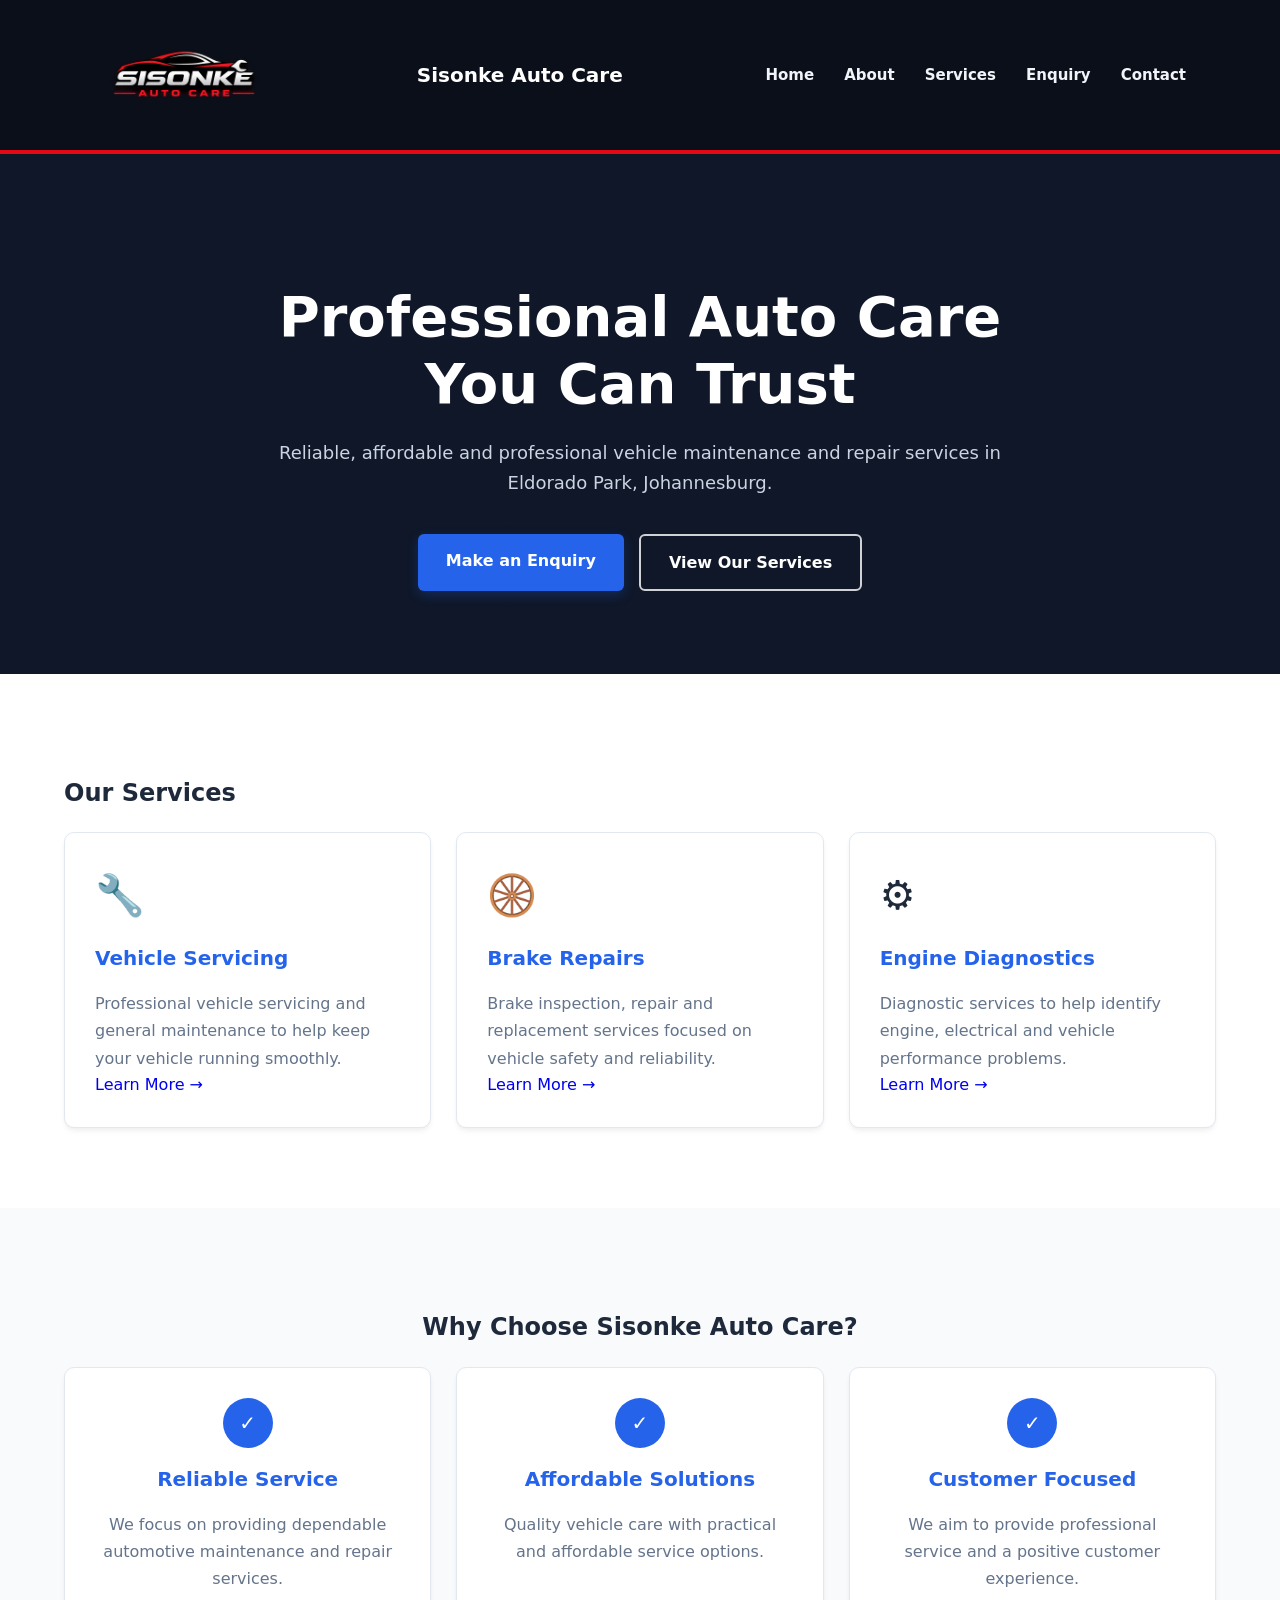
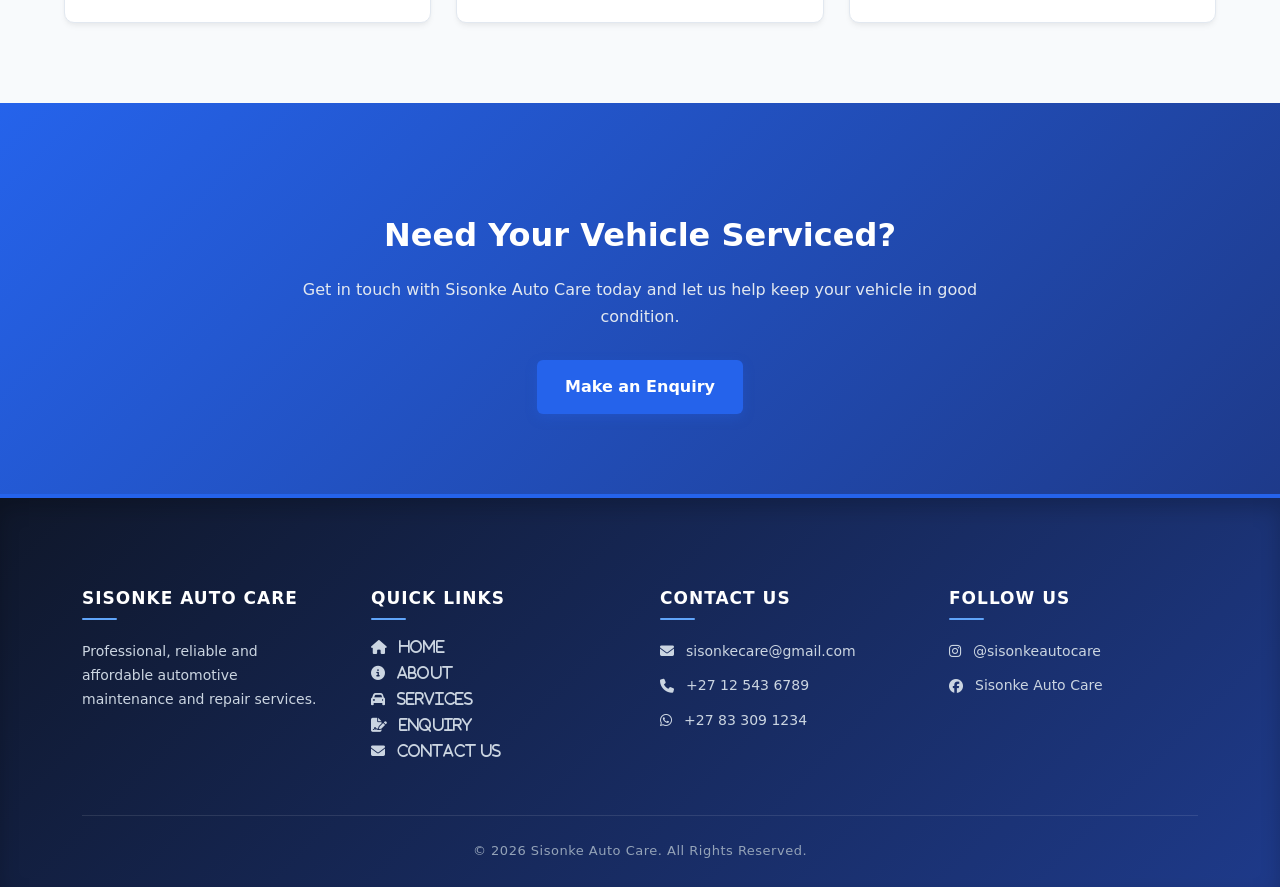
<file: index.html>
<!DOCTYPE html>
<html lang="en">
<head>
    <meta charset="UTF-8">
    <meta name="viewport" content="width=device-width, initial-scale=1.0">
    <title>HOME</title>
     <link rel="stylesheet" href="CSS/style.css"> 

</head>
<body>
     <!-- Add this inside your <head> -->
<link rel="stylesheet" href="https://cdnjs.cloudflare.com/ajax/libs/font-awesome/6.5.2/css/all.min.css">
  
    <header class="site-header">
    <div class="container header-inner">
          <a href="index.html" class="brand">
            <img src="IMAGES/ChatGPT Image Sep 7, 2026, 10_57_08 AM.png" alt="Sisonke Auto Care Logo">
        </a>
          <a class="brand" href="index.html">Sisonke Auto Care</a>


        <nav class="site-nav" aria-label="Main navigation">
            <a href="index.html">Home</a>
            <a href="PAGES/about.html">About</a>
            <a href="PAGES/services.html">Services</a>
            <a href="PAGES/enquiry.html">Enquiry</a>
            <a href="PAGES/contactus.html">Contact</a>
        </nav>

    </div>
</header>
<body>

    
  <main>

    <!-- Hero Section -->
    <section class="hero">
        <div class="hero-content">
            <h1>Professional Auto Care You Can Trust</h1>

            <p>
                Reliable, affordable and professional vehicle maintenance
                and repair services in Eldorado Park, Johannesburg.
            </p>

            <div class="hero-buttons">
                <a href="PAGES/enquiry.html" class="button">Make an Enquiry</a>
                <a href="PAGES/services.html" class="button secondary-button">
                    View Our Services
                </a>
            </div>
        </div>
    </section>


    <!-- Services Section -->
    <section class="services-preview">
        <div class="container">

            <h2>Our Services</h2>

            <div class="cards">

                <div class="card">
                    <div class="card-icon">🔧</div>

                    <h3>Vehicle Servicing</h3>

                    <p>
                        Professional vehicle servicing and general maintenance
                        to help keep your vehicle running smoothly.
                    </p>

                    <a href="PAGES/services.html">Learn More →</a>
                </div>


                <div class="card">
                    <div class="card-icon">🛞</div>

                    <h3>Brake Repairs</h3>

                    <p>
                        Brake inspection, repair and replacement services
                        focused on vehicle safety and reliability.
                    </p>

                    <a href="PAGES/services.html">Learn More →</a>
                </div>


                <div class="card">
                    <div class="card-icon">⚙️</div>

                    <h3>Engine Diagnostics</h3>

                    <p>
                        Diagnostic services to help identify engine, electrical
                        and vehicle performance problems.
                    </p>

                    <a href="PAGES/services.html">Learn More →</a>
                </div>

            </div>

        </div>
    </section>


    <!-- Why Choose Us Section -->
    <section class="why-us">

        <div class="container">

            <h2>Why Choose Sisonke Auto Care?</h2>

            <div class="benefits">

                <div class="benefit">
                    <div class="benefit-icon">✓</div>

                    <h3>Reliable Service</h3>

                    <p>
                        We focus on providing dependable automotive maintenance
                        and repair services.
                    </p>
                </div>


                <div class="benefit">
                    <div class="benefit-icon">✓</div>

                    <h3>Affordable Solutions</h3>

                    <p>
                        Quality vehicle care with practical and affordable
                        service options.
                    </p>
                </div>


                <div class="benefit">
                    <div class="benefit-icon">✓</div>

                    <h3>Customer Focused</h3>

                    <p>
                        We aim to provide professional service and a positive
                        customer experience.
                    </p>
                </div>

            </div>

        </div>

    </section>


    <!-- Call To Action Section -->
    <section class="cta">

        <div class="container">

            <h2>Need Your Vehicle Serviced?</h2>

            <p>
                Get in touch with Sisonke Auto Care today and let us help
                keep your vehicle in good condition.
            </p>

            <a href="PAGES/enquiry.html" class="button">
                Make an Enquiry
            </a>

        </div>

    </section>

</main>
  <!-- Add this inside your <head> -->
<link rel="stylesheet" href="https://cdnjs.cloudflare.com/ajax/libs/font-awesome/6.5.2/css/all.min.css">


<!-- FOOTER -->
<footer class="site-footer">
    <div class="container">
        <div class="footer-content">

            <!-- About -->
            <div class="footer-section">
                <h3>Sisonke Auto Care</h3>
                <p>
                    Professional, reliable and affordable automotive
                    maintenance and repair services.
                </p>
            </div>

            <!-- Quick Links -->
            <div class="footer-section">
                <h3>Quick Links</h3>
                <ul class="footer-links">
                    <li>
                        <a href="index.html"
                            <i class="fa-solid fa-house"></i>
                            <span>Home</span>
                        </a>
                    </li>
                    <li>
                        <a href="PAGES/about.html"
                            <i class="fa-solid fa-circle-info"></i>
                            <span>About</span>
                        </a>
                    </li>
                    <li>
                        <a href="PAGES/services.html"
                            <i class="fa-solid fa-car"></i>
                            <span>Services</span>
                        </a>
                    </li>
                    <li>
                        <a href="PAGES/enquiry.html"
                            <i class="fa-solid fa-file-signature"></i>
                            <span>Enquiry</span>
                        </a>
                    </li>
                    <li>
                        <a href="PAGES/Contactus.html"
                            <i class="fa-solid fa-envelope"></i>
                            <span>Contact Us</span>
                        </a>
                    </li>
                </ul>
            </div>

            <!-- Contact Us -->
            <div class="footer-section">
                <h3>Contact Us</h3>
                <ul class="footer-links">
                    <li>
                        <a href="mailto:sisonkecare@gmail.com">
                            <i class="fa-solid fa-envelope"></i>
                            <span>sisonkecare@gmail.com</span>
                        </a>
                    </li>
                    <li>
                        <a href="tel:+27125436789">
                            <i class="fa-solid fa-phone"></i>
                            <span>+27 12 543 6789</span>
                        </a>
                    </li>
                    <li>
                        <a href="https://wa.me/27833091234" target="_blank" rel="noopener noreferrer">
                            <i class="fa-brands fa-whatsapp"></i>
                            <span>+27 83 309 1234</span>
                        </a>
                    </li>
                </ul>
            </div>

            <!-- Follow Us -->
            <div class="footer-section">
                <h3>Follow Us</h3>
                <ul class="footer-links">
                    <li>
                        <a href="https://instagram.com/sisonkeautocare" target="_blank" rel="noopener noreferrer">
                            <i class="fa-brands fa-instagram"></i>
                            <span>@sisonkeautocare</span>
                        </a>
                    </li>
                    <li>
                        <a href="https://facebook.com" target="_blank" rel="noopener noreferrer">
                            <i class="fa-brands fa-facebook"></i>
                            <span>Sisonke Auto Care</span>
                        </a>
                    </li>
                </ul>
            </div>

        </div>

        <!-- Copyright -->
        <div class="footer-bottom">
            <p>&copy; 2026 Sisonke Auto Care. All Rights Reserved.</p>
        </div>
    </div>
</footer>
</file>
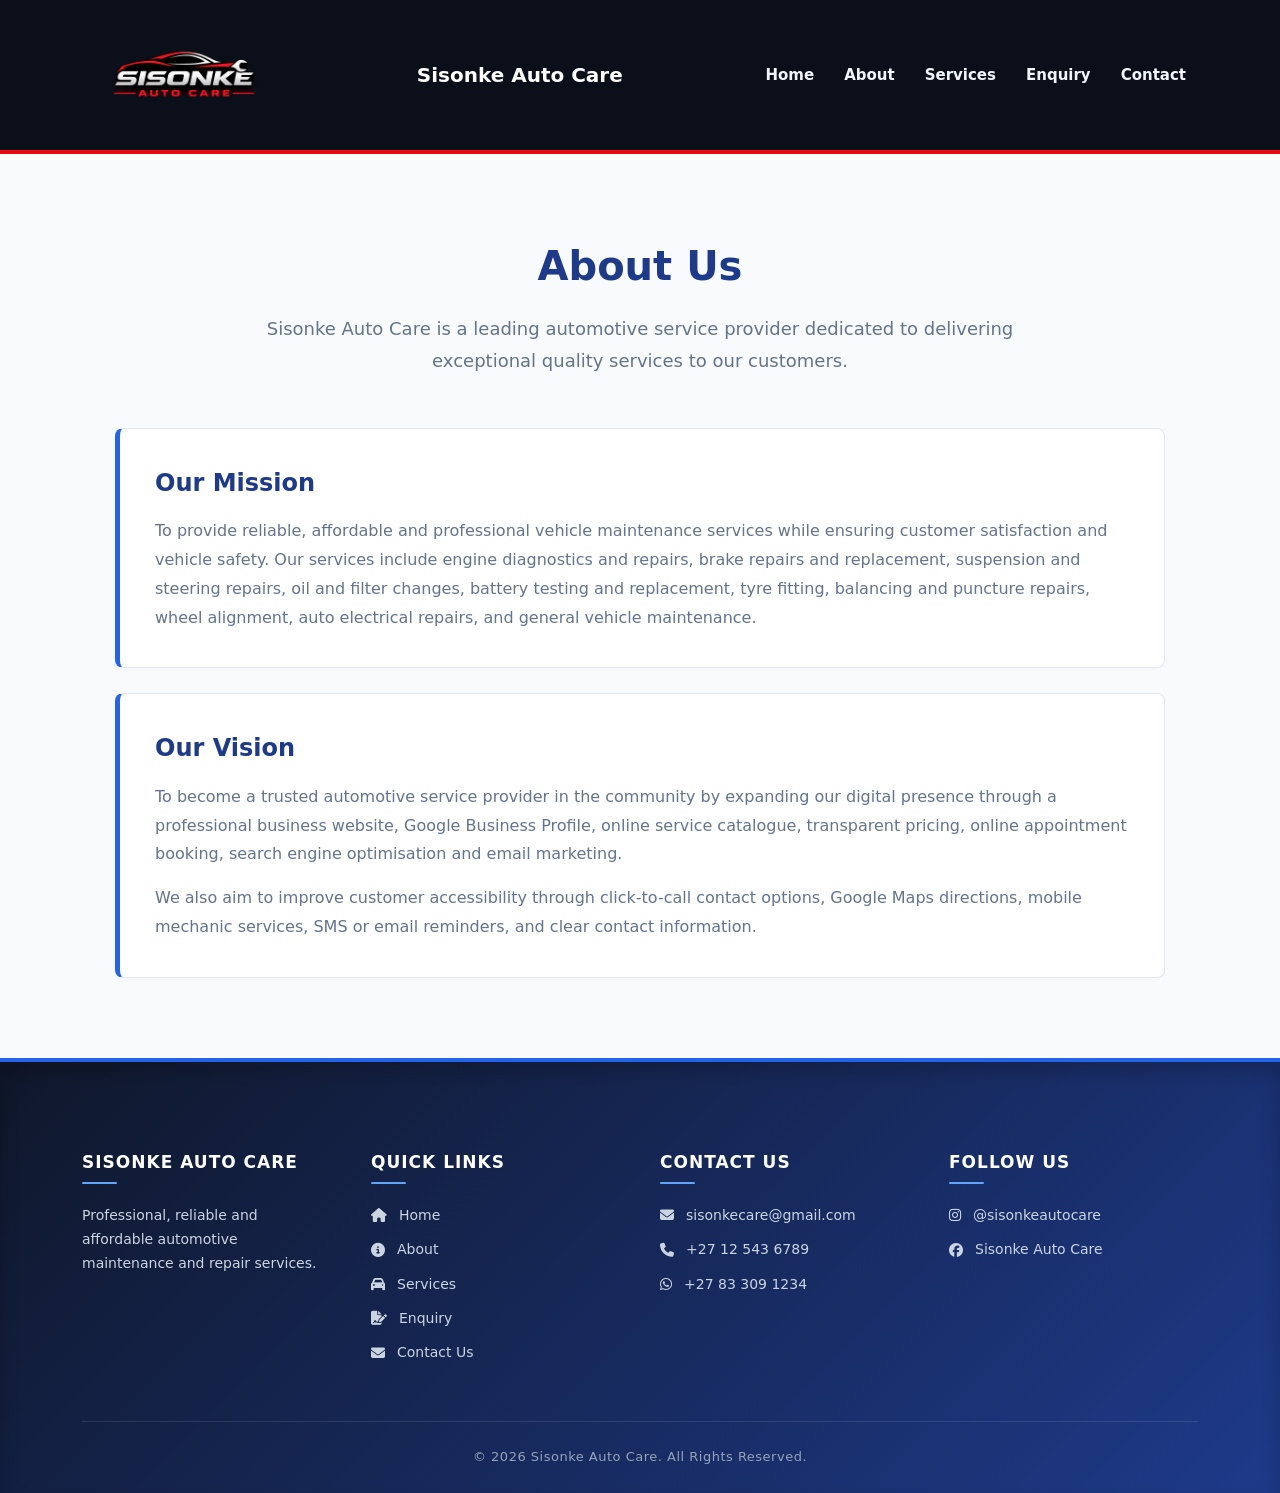
<file: PAGES/about.html>
<!DOCTYPE html>
<html lang="en">
<head> 
    <meta charset="UTF-8">
    <meta name="viewport" content="width=device-width, initial-scale=1.0">
    <title>ABOUT</title>
    <link rel="stylesheet" href="../CSS/style.css">
</head>
<body>
      <!-- Add this inside your <head> -->
<link rel="stylesheet" href="https://cdnjs.cloudflare.com/ajax/libs/font-awesome/6.5.2/css/all.min.css">

  <header class="site-header">
    <div class="container header-inner">
        <a href="index.html" class="brand">
            <img src="../IMAGES/ChatGPT Image Sep 7, 2026, 10_57_08 AM.png" alt="Sisonke Auto Care Logo">
        </a>
          <a class="brand" href="index.html">Sisonke Auto Care</a>


        <nav class="site-nav" aria-label="Main navigation">
            <a href="../index.html">Home</a>
            <a href="../PAGES/about.html">About</a>
            <a href="../PAGES/services.html">Services</a>
            <a href="../PAGES/enquiry.html">Enquiry</a>
            <a href="../PAGES/contactus.html">Contact</a>
        </nav>

    </div>
</header>
    <section class="about-section">

    <div class="about-intro">
        <h1>About Us</h1>
        <p>
            Sisonke Auto Care is a leading automotive service provider
            dedicated to delivering exceptional quality services to our customers.
        </p>
    </div>

    <div class="about-card">
        <h2>Our Mission</h2>
        <p>
            To provide reliable, affordable and professional vehicle maintenance
            services while ensuring customer satisfaction and vehicle safety.
            Our services include engine diagnostics and repairs, brake repairs
            and replacement, suspension and steering repairs, oil and filter
            changes, battery testing and replacement, tyre fitting, balancing
            and puncture repairs, wheel alignment, auto electrical repairs,
            and general vehicle maintenance.
        </p>
    </div>

    <div class="about-card">
        <h2>Our Vision</h2>
        <p>
            To become a trusted automotive service provider in the community by
            expanding our digital presence through a professional business
            website, Google Business Profile, online service catalogue,
            transparent pricing, online appointment booking, search engine
            optimisation and email marketing.
        </p>

        <p>
            We also aim to improve customer accessibility through click-to-call
            contact options, Google Maps directions, mobile mechanic services,
            SMS or email reminders, and clear contact information.
        </p>
    </div>
    </div>

</section>
    <!-- Add this inside your <head> -->
<link rel="stylesheet" href="https://cdnjs.cloudflare.com/ajax/libs/font-awesome/6.5.2/css/all.min.css">


<!-- FOOTER -->
<footer class="site-footer">
    <div class="container">
        <div class="footer-content">

            <!-- About -->
            <div class="footer-section">
                <h3>Sisonke Auto Care</h3>
                <p>
                    Professional, reliable and affordable automotive
                    maintenance and repair services.
                </p>
            </div>

            <!-- Quick Links -->
            <div class="footer-section">
                <h3>Quick Links</h3>
                <ul class="footer-links">
                    <li>
                        <a href="../index.html"> 
                            <i class="fa-solid fa-house"></i>
                            <span>Home</span>
                        </a>
                    </li>
                    <li>
                        <a href="../PAGES/about.html">
                            <i class="fa-solid fa-circle-info"></i>
                            <span>About</span>
                        </a>
                    </li>
                    <li>
                        <a href="../PAGES/services.html">
                            <i class="fa-solid fa-car"></i>
                            <span>Services</span>
                        </a>
                    </li>
                    <li>
                        <a href="../PAGES/enquiry.html">
                            <i class="fa-solid fa-file-signature"></i>
                            <span>Enquiry</span>
                        </a>
                    </li>
                    <li>
                        <a href="../PAGES/contactus.html">
                            <i class="fa-solid fa-envelope"></i>
                            <span>Contact Us</span>
                        </a>
                    </li>
                </ul>
            </div>
            
            <!-- Contact Us -->
            <div class="footer-section">
                <h3>Contact Us</h3>
                <ul class="footer-links">
                    <li>
                        <a href="mailto:sisonkecare@gmail.com">
                            <i class="fa-solid fa-envelope"></i>
                            <span>sisonkecare@gmail.com</span>
                        </a>
                    </li>
                    <li>
                        <a href="tel:+27125436789">
                            <i class="fa-solid fa-phone"></i>
                            <span>+27 12 543 6789</span>
                        </a>
                    </li>
                    <li>
                        <a href="https://wa.me/27833091234" target="_blank" rel="noopener noreferrer">
                            <i class="fa-brands fa-whatsapp"></i>
                            <span>+27 83 309 1234</span>
                        </a>
                    </li>
                </ul>
            </div>

            <!-- Follow Us -->
            <div class="footer-section">
                <h3>Follow Us</h3>
                <ul class="footer-links">
                    <li>
                        <a href="https://instagram.com/sisonkeautocare" target="_blank" rel="noopener noreferrer">
                            <i class="fa-brands fa-instagram"></i>
                            <span>@sisonkeautocare</span>
                        </a>
                    </li>
                    <li>
                        <a href="https://facebook.com" target="_blank" rel="noopener noreferrer">
                            <i class="fa-brands fa-facebook"></i>
                            <span>Sisonke Auto Care</span>
                        </a>
                    </li>
                </ul>
            </div>

        </div>

        <!-- Copyright -->
        <div class="footer-bottom">
            <p>&copy; 2026 Sisonke Auto Care. All Rights Reserved.</p>
        </div>
    </div>
</footer>
</file>
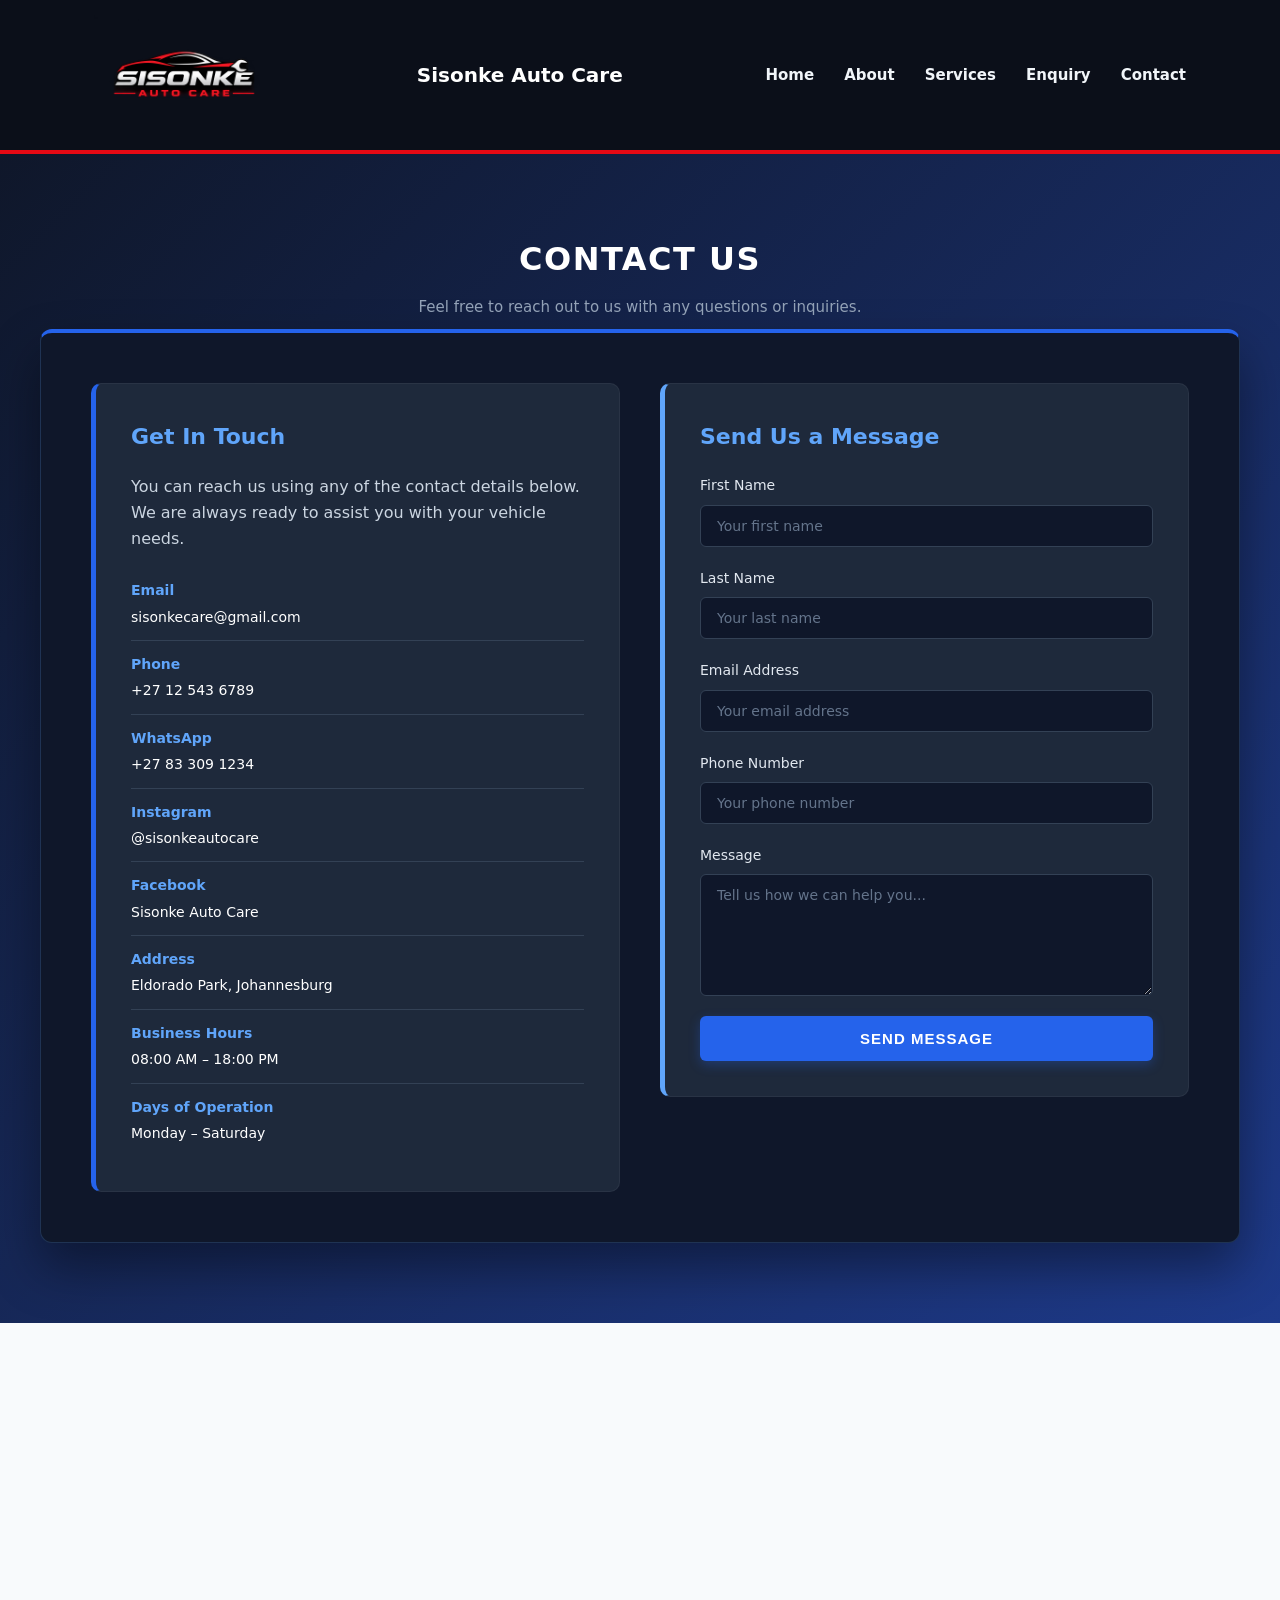
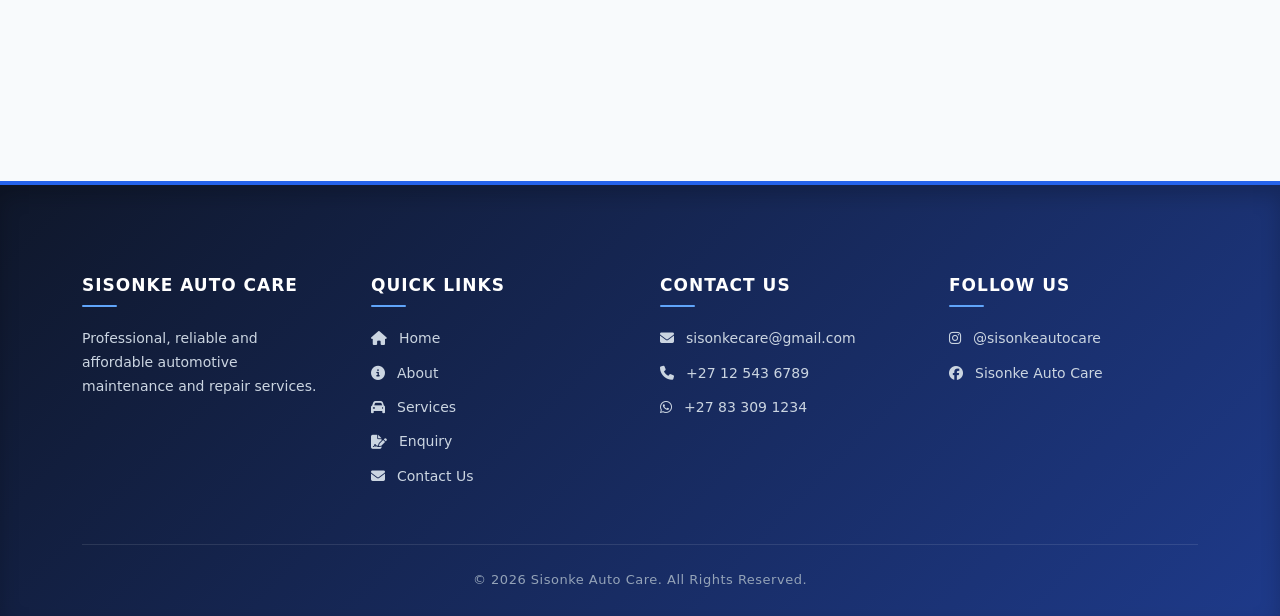
<file: PAGES/Contactus.html>
<!DOCTYPE html>
<html lang="en">
<head>
    <meta charset="UTF-8">
    <meta name="viewport" content="width=device-width, initial-scale=1.0">
    <title>contact us page</title>
     <link rel="stylesheet" href="../CSS/style.css">
</head>
<body>
      <!-- Add this inside your <head> -->
<link rel="stylesheet" href="https://cdnjs.cloudflare.com/ajax/libs/font-awesome/6.5.2/css/all.min.css">

   <header class="site-header">
    <div class="container header-inner">
        <a href="index.html" class="brand">
            <img src="../IMAGES/ChatGPT Image Sep 7, 2026, 10_57_08 AM.png" alt="Sisonke Auto Care Logo">
        </a>
          <a class="brand" href="index.html">Sisonke Auto Care</a>

        <nav class="site-nav" aria-label="Main navigation">
            <a href="../index.html">Home</a>
            <a href="../PAGES/about.html">About</a>
            <a href="../PAGES/services.html">Services</a>
            <a href="../PAGES/enquiry.html">Enquiry</a>
            <a href="../PAGES/Contactus.html">Contact</a>
        </nav>

    </div>
</header>
         <main>
           
         </main> 

    <section class="contact-section">

    <div class="contact-header">
        <h1>Contact Us</h1>
        <p>Feel free to reach out to us with any questions or inquiries.</p>
    </div>

    <div class="contact-container">

        <!-- Contact Information -->
        <div class="contact-info">
            <h2>Get In Touch</h2>
            <p>
                You can reach us using any of the contact details below.
                We are always ready to assist you with your vehicle needs.
            </p>

            <ul class="contact-details">
                <li>
                    <strong>Email</strong>
                    <span>sisonkecare@gmail.com</span>
                </li>

                <li>
                    <strong>Phone</strong>
                    <span>+27 12 543 6789</span>
                </li>

                <li>
                    <strong>WhatsApp</strong>
                    <span>+27 83 309 1234</span>
                </li>

                <li>
                    <strong>Instagram</strong>
                    <span>@sisonkeautocare</span>
                </li>

                <li>
                    <strong>Facebook</strong>
                    <span>Sisonke Auto Care</span>
                </li>

                <li>
                    <strong>Address</strong>
                    <span>Eldorado Park, Johannesburg</span>
                </li>

                <li>
                    <strong>Business Hours</strong>
                    <span>08:00 AM – 18:00 PM</span>
                </li>

                <li>
                    <strong>Days of Operation</strong>
                    <span>Monday – Saturday</span>
                </li>
            </ul>
        </div>

        <!-- Contact Form -->
        <div class="contact-form">
            <h2>Send Us a Message</h2>

            <form action="contactus.html" method="post">

                <div class="form-row">

                    <div class="form-group">
                        <label for="fname">First Name</label>
                        <input
                            type="text"
                            id="fname"
                            name="firstname"
                            placeholder="Your first name"
                            required
                        >
                    </div>

                    <div class="form-group">
                        <label for="lname">Last Name</label>
                        <input
                            type="text"
                            id="lname"
                            name="lastname"
                            placeholder="Your last name"
                            required
                        >
                    </div>

                </div>

                <div class="form-group">
                    <label for="email">Email Address</label>
                    <input
                        type="email"
                        id="email"
                        name="email"
                        placeholder="Your email address"
                        required
                    >
                </div>

                <div class="form-group">
                    <label for="phone">Phone Number</label>
                    <input
                        type="tel"
                        id="phone"
                        name="phone"
                        placeholder="Your phone number"
                    >
                </div>

                <div class="form-group">
                    <label for="message">Message</label>
                    <textarea
                        id="message"
                        name="message"
                        rows="6"
                        placeholder="Tell us how we can help you..."
                        required
                    ></textarea>
                </div>

                <button type="submit">Send Message</button>

            </form>
        </div>

    </div>

</section>

 <iframe src="https://www.google.com/maps/embed?pb=!1m16!1m12!1m3!1d916692.6489110199!2d27.71023258347444!3d-26.169643938862794!2m3!1f0!2f0!3f0!3m2!1i1024!2i768!4f13.1!2m1!1sSisonke%20auto%20care!5e0!3m2!1sen!2sza!4v1785998605056!5m2!1sen!2sza" width="600" height="450" style="border:0;" allowfullscreen="" loading="lazy" referrerpolicy="strict-origin-when-cross-origin"></iframe>    

 <!-- Add this inside your <head> -->
<link rel="stylesheet" href="https://cdnjs.cloudflare.com/ajax/libs/font-awesome/6.5.2/css/all.min.css">


<!-- FOOTER -->
<footer class="site-footer">
    <div class="container">
        <div class="footer-content">

            <!-- About -->
            <div class="footer-section">
                <h3>Sisonke Auto Care</h3>
                <p>
                    Professional, reliable and affordable automotive
                    maintenance and repair services.
                </p>
            </div>

           <!-- Quick Links -->
            <div class="footer-section">
                <h3>Quick Links</h3>
                <ul class="footer-links">
                    <li>
                        <a href="../index.html"> 
                            <i class="fa-solid fa-house"></i>
                            <span>Home</span>
                        </a>
                    </li>
                    <li>
                        <a href="../PAGES/about.html">
                            <i class="fa-solid fa-circle-info"></i>
                            <span>About</span>
                        </a>
                    </li>
                    <li>
                        <a href="../PAGES/services.html">
                            <i class="fa-solid fa-car"></i>
                            <span>Services</span>
                        </a>
                    </li>
                    <li>
                        <a href="../PAGES/enquiry.html">
                            <i class="fa-solid fa-file-signature"></i>
                            <span>Enquiry</span>
                        </a>
                    </li>
                    <li>
                        <a href="../PAGES/contactus.html">
                            <i class="fa-solid fa-envelope"></i>
                            <span>Contact Us</span>
                        </a>
                    </li>
                </ul>
            </div>

            <!-- Contact Us -->
            <div class="footer-section">
                <h3>Contact Us</h3>
                <ul class="footer-links">
                    <li>
                        <a href="mailto:sisonkecare@gmail.com">
                            <i class="fa-solid fa-envelope"></i>
                            <span>sisonkecare@gmail.com</span>
                        </a>
                    </li>
                    <li>
                        <a href="tel:+27125436789">
                            <i class="fa-solid fa-phone"></i>
                            <span>+27 12 543 6789</span>
                        </a>
                    </li>
                    <li>
                        <a href="https://wa.me/27833091234" target="_blank" rel="noopener noreferrer">
                            <i class="fa-brands fa-whatsapp"></i>
                            <span>+27 83 309 1234</span>
                        </a>
                    </li>
                </ul>
            </div>

            <!-- Follow Us -->
            <div class="footer-section">
                <h3>Follow Us</h3>
                <ul class="footer-links">
                    <li>
                        <a href="https://instagram.com/sisonkeautocare" target="_blank" rel="noopener noreferrer">
                            <i class="fa-brands fa-instagram"></i>
                            <span>@sisonkeautocare</span>
                        </a>
                    </li>
                    <li>
                        <a href="https://facebook.com" target="_blank" rel="noopener noreferrer">
                            <i class="fa-brands fa-facebook"></i>
                            <span>Sisonke Auto Care</span>
                        </a>
                    </li>
                </ul>
            </div>

        </div>

        <!-- Copyright -->
        <div class="footer-bottom">
            <p>&copy; 2026 Sisonke Auto Care. All Rights Reserved.</p>
        </div>
    </div>
</footer>
</file>
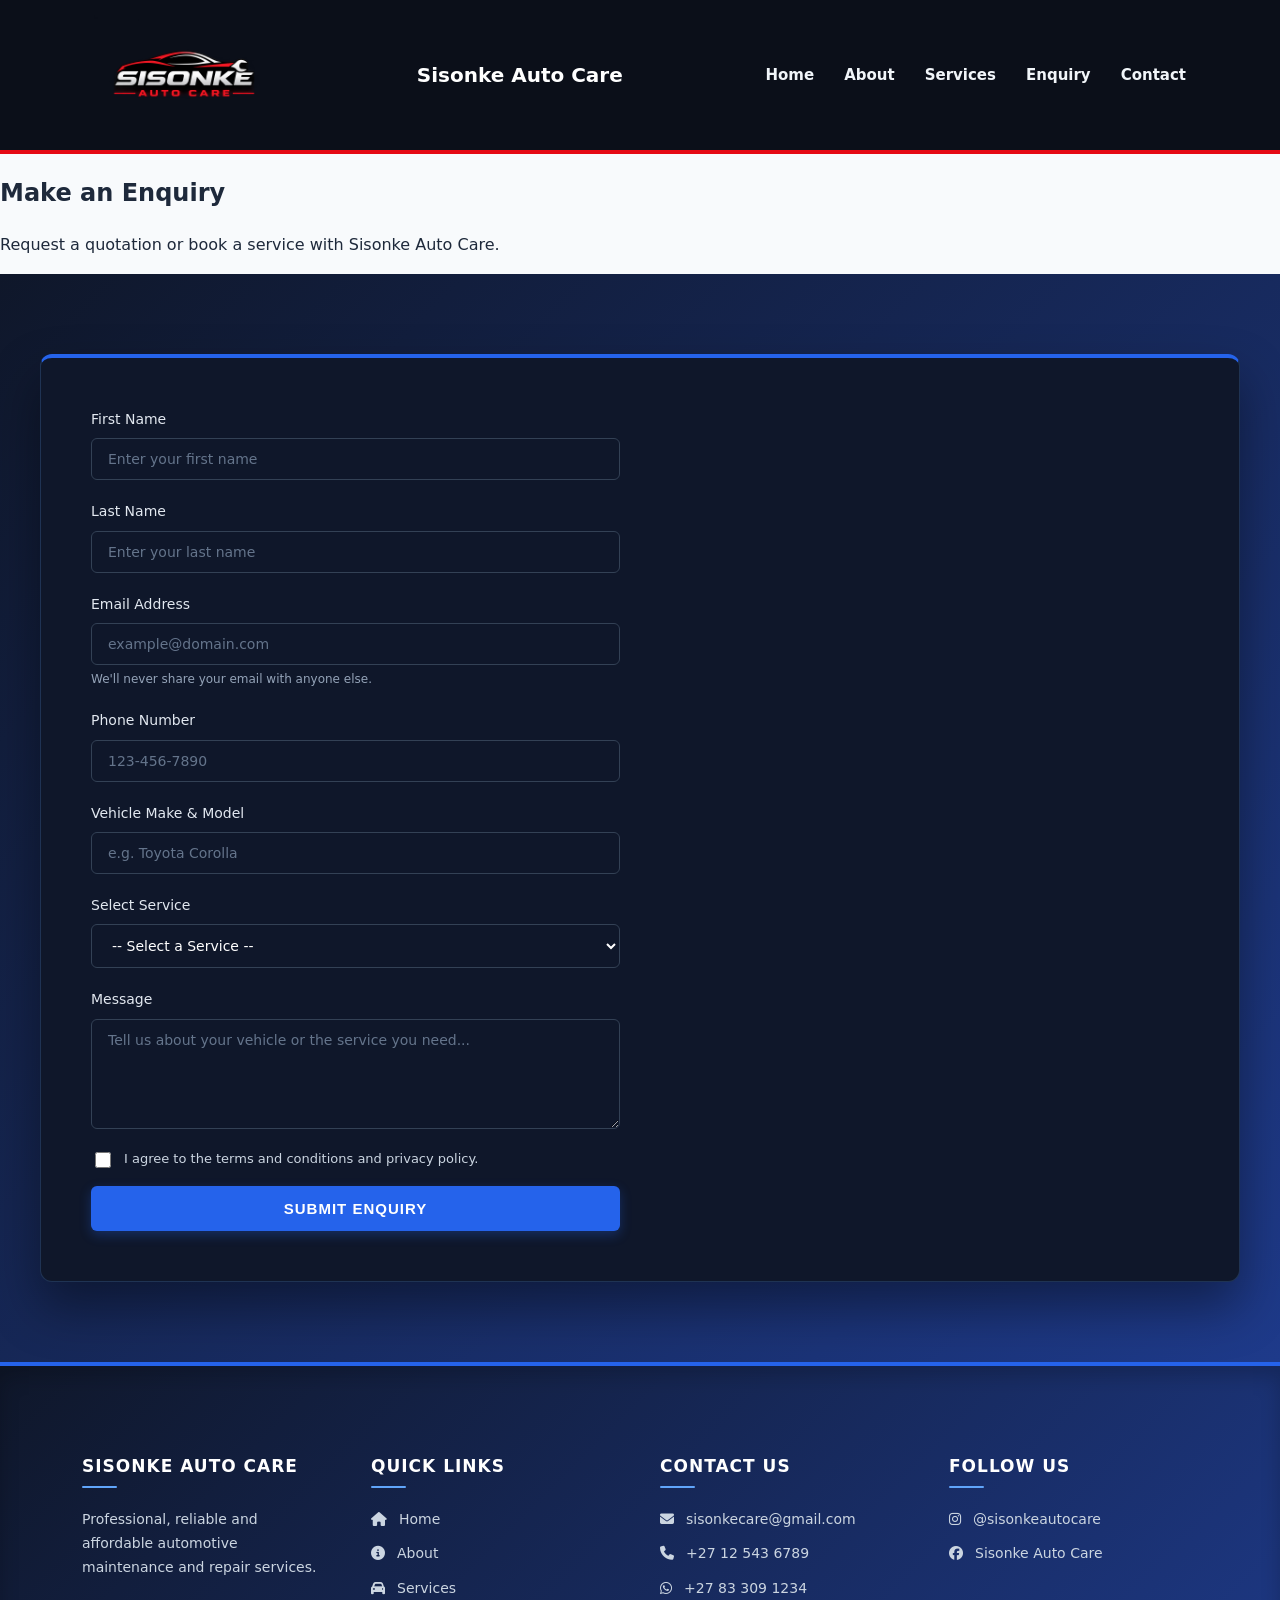
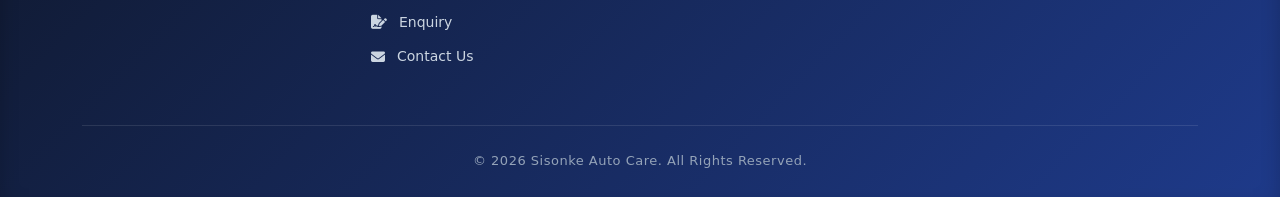
<file: PAGES/enquiry.html>
<!DOCTYPE html>
<html lang="en">
<head>
    <meta charset="UTF-8">
    <meta name="viewport" content="width=device-width, initial-scale=1.0">
    <title>ENQUIRY</title>
      <link rel="stylesheet" href="../CSS/style.css">
</head>
<body>
      <!-- Add this inside your <head> -->
<link rel="stylesheet" href="https://cdnjs.cloudflare.com/ajax/libs/font-awesome/6.5.2/css/all.min.css">

  <header class="site-header">
    <div class="container header-inner">
        <a href="index.html" class="brand">
            <img src="../IMAGES/ChatGPT Image Sep 7, 2026, 10_57_08 AM.png" alt="Sisonke Auto Care Logo">
        </a>
          <a class="brand" href="index.html">Sisonke Auto Care</a>

        <nav class="site-nav" aria-label="Main navigation">
            <a href="../index.html">Home</a>
            <a href="../PAGES/about.html">About</a>
            <a href="../PAGES/services.html">Services</a>
            <a href="../PAGES/enquiry.html">Enquiry</a>
            <a href="../PAGES/contactus.html">Contact</a>
        </nav>

    </div>
</header>

   <main>

<section class="page-title">
    <h2>Make an Enquiry</h2>
 <!-- <P> be centered below <h2> -->  <p>Request a quotation or book a service with Sisonke Auto Care.</p>
</section>

<section class="form-section">
    <div class="form-container">

        <form action="#" method="post">

            <!-- First Name and Last Name stacked vertically -->
            <div class="form-group">
                <label for="first-name">First Name</label>
                <input 
                    type="text" 
                    id="first-name" 
                    name="first_name" 
                    placeholder="Enter your first name"
                    required
                >
            </div>

            <div class="form-group">
                <label for="last-name">Last Name</label>
                <input 
                    type="text" 
                    id="last-name" 
                    name="last_name" 
                    placeholder="Enter your last name"
                    required
                >
            </div>

            <div class="form-group">
                <label for="email">Email Address</label>
                <input 
                    type="email" 
                    id="email" 
                    name="email" 
                    placeholder="example@domain.com"
                    required
                >
                <small class="form-text">We'll never share your email with anyone else.</small>
            </div>

            <div class="form-group">
                <label for="phone">Phone Number</label>
                <input 
                    type="tel" 
                    id="phone" 
                    name="phone" 
                    placeholder="123-456-7890"
                    required
                >
            </div>

            <div class="form-group">
                <label for="vehicle">Vehicle Make & Model</label>
                <input 
                    type="text" 
                    id="vehicle" 
                    name="vehicle" 
                    placeholder="e.g. Toyota Corolla"
                >
            </div>

            <div class="form-group">
                <label for="service">Select Service</label>
                <select id="service" name="service" required>
                    <option value="">-- Select a Service --</option>
                    <option value="servicing">Vehicle Servicing</option>
                    <option value="brakes">Brake Repairs</option>
                    <option value="diagnostics">Engine Diagnostics</option>
                    <option value="maintenance">General Maintenance</option>
                </select>
            </div>

            <div class="form-group">
                <label for="message">Message</label>
                <textarea 
                    id="message" 
                    name="message"
                    rows="4"
                    placeholder="Tell us about your vehicle or the service you need..."
                ></textarea>
            </div>

            <div class="form-group-checkbox">
                <label>
                    <input type="checkbox" name="terms" required> 
                    I agree to the terms and conditions and privacy policy.
                </label>
            </div>

            <button type="submit" class="submit-btn">
                Submit Enquiry 
            </button>

        </form>

    </div>
</section>

</main>

<!-- Add this inside your <head> -->
<link rel="stylesheet" href="https://cdnjs.cloudflare.com/ajax/libs/font-awesome/6.5.2/css/all.min.css">


<!-- FOOTER -->
<footer class="site-footer">
    <div class="container">
        <div class="footer-content">

            <!-- About -->
            <div class="footer-section">
                <h3>Sisonke Auto Care</h3>
                <p>
                    Professional, reliable and affordable automotive
                    maintenance and repair services.
                </p>
            </div>

           <!-- Quick Links -->
            <div class="footer-section">
                <h3>Quick Links</h3>
                <ul class="footer-links">
                    <li>
                        <a href="../index.html"> 
                            <i class="fa-solid fa-house"></i>
                            <span>Home</span>
                        </a>
                    </li>
                    <li>
                        <a href="../PAGES/about.html">
                            <i class="fa-solid fa-circle-info"></i>
                            <span>About</span>
                        </a>
                    </li>
                    <li>
                        <a href="../PAGES/services.html">
                            <i class="fa-solid fa-car"></i>
                            <span>Services</span>
                        </a>
                    </li>
                    <li>
                        <a href="../PAGES/enquiry.html">
                            <i class="fa-solid fa-file-signature"></i>
                            <span>Enquiry</span>
                        </a>
                    </li>
                    <li>
                        <a href="../PAGES/contactus.html">
                            <i class="fa-solid fa-envelope"></i>
                            <span>Contact Us</span>
                        </a>
                    </li>
                </ul>
            </div>  
            
            <!-- Contact Us -->
            <div class="footer-section">
                <h3>Contact Us</h3>
                <ul class="footer-links">
                    <li>
                        <a href="mailto:sisonkecare@gmail.com">
                            <i class="fa-solid fa-envelope"></i>
                            <span>sisonkecare@gmail.com</span>
                        </a>
                    </li>
                    <li>
                        <a href="tel:+27125436789">
                            <i class="fa-solid fa-phone"></i>
                            <span>+27 12 543 6789</span>
                        </a>
                    </li>
                    <li>
                        <a href="https://wa.me/27833091234" target="_blank" rel="noopener noreferrer">
                            <i class="fa-brands fa-whatsapp"></i>
                            <span>+27 83 309 1234</span>
                        </a>
                    </li>
                </ul>
            </div>

            <!-- Follow Us -->
            <div class="footer-section">
                <h3>Follow Us</h3>
                <ul class="footer-links">
                    <li>
                        <a href="https://instagram.com/sisonkeautocare" target="_blank" rel="noopener noreferrer">
                            <i class="fa-brands fa-instagram"></i>
                            <span>@sisonkeautocare</span>
                        </a>
                    </li>
                    <li>
                        <a href="https://facebook.com" target="_blank" rel="noopener noreferrer">
                            <i class="fa-brands fa-facebook"></i>
                            <span>Sisonke Auto Care</span>
                        </a>
                    </li>
                </ul>
            </div>

        </div>

        <!-- Copyright -->
        <div class="footer-bottom">
            <p>&copy; 2026 Sisonke Auto Care. All Rights Reserved.</p>
        </div>
    </div>
</footer>
</file>
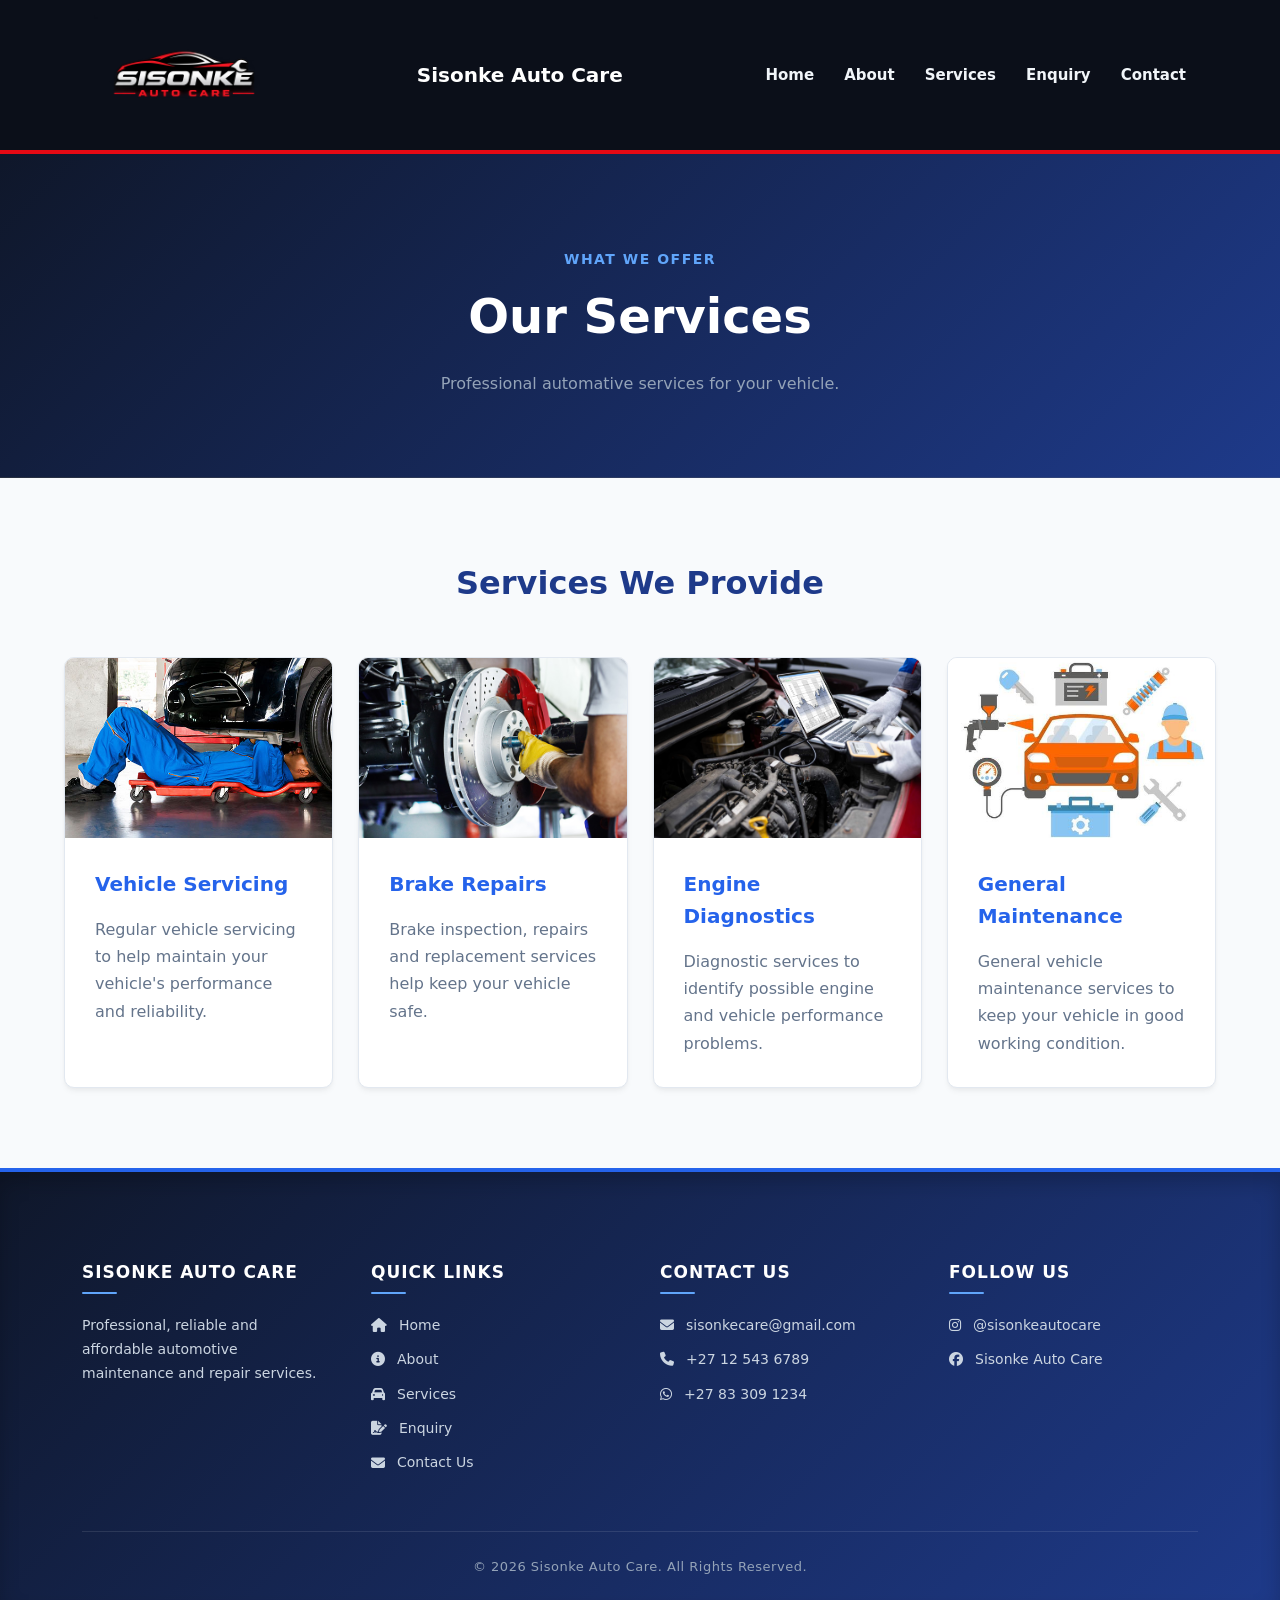
<file: PAGES/services.html>
<!DOCTYPE html>
<html lang="en">
<head>
    <meta charset="UTF-8">
    <meta name="viewport" content="width=device-width, initial-scale=1.0">
    <link rel="stylesheet" href="../CSS/style.css">
    <title>PRODUCTS</title>
</head>


<body>
    <!-- Add this inside your <head> -->
<link rel="stylesheet" href="https://cdnjs.cloudflare.com/ajax/libs/font-awesome/6.5.2/css/all.min.css">

   <header class="site-header">
    <div class="container header-inner">
        <a href="index.html" class="brand">
            <img src="../IMAGES/ChatGPT Image Sep 7, 2026, 10_57_08 AM.png" alt="Sisonke Auto Care Logo">
        </a>
          <a class="brand" href="index.html">Sisonke Auto Care</a>

        <nav class="site-nav" aria-label="Main navigation">
            <a href="../index.html">Home</a>
            <a href="../PAGES/about.html">About</a>
            <a href="../PAGES/services.html">Services</a>
            <a href="../PAGES/enquiry.html">Enquiry</a>
            <a href="../PAGES/contactus.html">Contact</a>
        </nav>  

    </div>
</header>


 <main>
        <section class="page-header">
            <div class="container">
                <p class="eyebrow">What we offer</p>
                <h1>Our Services</h1>
                <p class="page-introduction">
                    Professional automative services for your vehicle.
                </p>
            </div>
        </section>

        <section class="services-section" aria-labelledby="services-heading">
            <div class="container">
                <h2 id="services-heading" class="section-heading">Services We Provide</h2>
                <div class="services-grid">
                    <!-- SERVICE CARD 1:  -->
                    <article class="service-card">
                        <img class="service-image" src="../IMAGES/man-under-a-car.jpg"
                             alt="Describe the first service image">
                        <div class="service-content">
                            <h3>Vehicle Servicing</h3>
                            <p>Regular vehicle servicing to help maintain your vehicle's performance and reliability.</p>
                        </div>
                    </article>

                    <!-- SERVICE CARD 2 -->
                    <article class="service-card">
                        <img class="service-image" src="../IMAGES/AdobeStock_55328545___Resized.jpg"
                             alt="Describe the second service image">
                        <div class="service-content">
                            <h3>Brake Repairs</h3>
                            <p>Brake inspection, repairs and replacement services
                             help keep your vehicle safe.</p>
                        </div>
                    </article>

                    <!-- SERVICE CARD 3-->
                    <article class="service-card">
                        <img class="service-image" src="../IMAGES/diagnostic-auto-opt-scaled.jpg"
                             alt="Describe the third service image">
                        <div class="service-content">
                            <h3>Engine Diagnostics</h3>
                            <p>Diagnostic services to identify possible engine
                        and vehicle performance problems.</p>
                        </div>
                    </article>

                    <!-- SERVICE CARD 4 -->
                    <article class="service-card">
                        <img class="service-image" src="../IMAGES/free-car-repair-and-service-vector-illustration.jpg"
                             alt="Describe the fourth service image">
                        <div class="service-content">
                            <h3>General Maintenance</h3>
                            <p> General vehicle maintenance services to keep your
                        vehicle in good working condition.</p>
                        </div>
                    </article>
                </div>
            </div>
        </section>
    </main>

<!-- Add this inside your <head> -->
<link rel="stylesheet" href="https://cdnjs.cloudflare.com/ajax/libs/font-awesome/6.5.2/css/all.min.css">


<!-- FOOTER -->
<footer class="site-footer">
    <div class="container">
        <div class="footer-content">

            <!-- About -->
            <div class="footer-section">
                <h3>Sisonke Auto Care</h3>
                <p>
                    Professional, reliable and affordable automotive
                    maintenance and repair services.
                </p>
            </div>

            <!-- Quick Links -->
            <div class="footer-section">
                <h3>Quick Links</h3>
                <ul class="footer-links">
                    <li>
                        <a href="../index.html"> 
                            <i class="fa-solid fa-house"></i>
                            <span>Home</span>
                        </a>
                    </li>
                    <li>
                        <a href="../PAGES/about.html">
                            <i class="fa-solid fa-circle-info"></i>
                            <span>About</span>
                        </a>
                    </li>
                    <li>
                        <a href="../PAGES/services.html">
                            <i class="fa-solid fa-car"></i>
                            <span>Services</span>
                        </a>
                    </li>
                    <li>
                        <a href="../PAGES/enquiry.html">
                            <i class="fa-solid fa-file-signature"></i>
                            <span>Enquiry</span>
                        </a>
                    </li>
                    <li>
                        <a href="../PAGES/contactus.html">
                            <i class="fa-solid fa-envelope"></i>
                            <span>Contact Us</span>
                        </a>
                    </li>
                </ul>
            </div>

            <!-- Contact Us -->
            <div class="footer-section">
                <h3>Contact Us</h3>
                <ul class="footer-links">
                    <li>
                        <a href="mailto:sisonkecare@gmail.com">
                            <i class="fa-solid fa-envelope"></i>
                            <span>sisonkecare@gmail.com</span>
                        </a>
                    </li>
                    <li>
                        <a href="tel:+27125436789">
                            <i class="fa-solid fa-phone"></i>
                            <span>+27 12 543 6789</span>
                        </a>
                    </li>
                    <li>
                        <a href="https://wa.me/27833091234" target="_blank" rel="noopener noreferrer">
                            <i class="fa-brands fa-whatsapp"></i>
                            <span>+27 83 309 1234</span>
                        </a>
                    </li>
                </ul>
            </div>

            <!-- Follow Us -->
            <div class="footer-section">
                <h3>Follow Us</h3>
                <ul class="footer-links">
                    <li>
                        <a href="https://instagram.com/sisonkeautocare" target="_blank" rel="noopener noreferrer">
                            <i class="fa-brands fa-instagram"></i>
                            <span>@sisonkeautocare</span>
                        </a>
                    </li>
                    <li>
                        <a href="https://facebook.com" target="_blank" rel="noopener noreferrer">
                            <i class="fa-brands fa-facebook"></i>
                            <span>Sisonke Auto Care</span>
                        </a>
                    </li>
                </ul>
            </div>

        </div>

        <!-- Copyright -->
        <div class="footer-bottom">
            <p>&copy; 2026 Sisonke Auto Care. All Rights Reserved.</p>
        </div>
    </div>
</footer>
</file>
<file: CSS/style.css>
/* ==========================================
   1. ROOT VARIABLES & GLOBAL DESIGN SYSTEM
   ========================================== */
:root {
    --primary: #2563EB;
    --primary-dark: #1E3A8A;
    --accent: #0F172A;
    --background: #F8FAFC;
    --surface: #FFFFFF;
    --text: #1E293B;
    --text-muted: #64748B;
    --border: #E2E8F0;
    --nav-bg: #0B0F19;
    --danger: #E50914;
}

* {
    box-sizing: border-box;
}

body {
    margin: 0;
    background-color: var(--background);
    color: var(--text);
    font-family: system-ui, -apple-system, BlinkMacSystemFont, "Segoe UI", Roboto, sans-serif;
    font-size: 16px;
    line-height: 1.6;
    -webkit-font-smoothing: antialiased;
}

.container {
    width: min(90%, 1200px);
    margin-inline: auto;
}

a {
    text-decoration: none;
    transition: color 0.25s ease;
}

/* ==========================================
   2. HEADER & CLEAN NAVIGATION BAR
   ========================================== */
.site-header {
    background-color: var(--nav-bg);
    border-bottom: 4px solid var(--danger);
    position: sticky;
    top: 0;
    z-index: 1000;
}

.header-inner {
    max-width: 1200px;
    margin: 0 auto;
    padding: 15px 30px;
    display: flex;
    align-items: center;
    justify-content: space-between;
    min-height: 80px;
    gap: 2rem;
}

.brand {
    color: #FFFFFF;
    font-size: 1.25rem;
    font-weight: bold;
}

.brand img {
    width: 180px;
    height: auto;
    display: block;
}

.site-nav {
    display: flex;
    align-items: center;
    gap: 30px;
}

.site-nav a {
    color: #F1F5F9;
    text-decoration: none;
    font-size: 15px;
    font-weight: 600;
    padding: 0;
    background: transparent !important;
    border: none !important;
    box-shadow: none !important;
    transform: none !important;
    transition: color 0.3s ease;
}

.site-nav a:hover {
    color: var(--danger);
    background: transparent !important;
}

.site-nav a:focus-visible {
    outline: 2px solid #FFFFFF;
    outline-offset: 4px;
}

.site-nav a[aria-current="page"] {
    color: var(--danger);
    background: transparent !important;
}

/* ==========================================
   3. HERO & PAGE HEADERS
   ========================================== */
.page-header {
    padding: 5rem 0;
    background: linear-gradient(135deg, #0F172A 0%, #1E3A8A 100%);
    color: #FFFFFF;
    text-align: center;
    border-bottom: 1px solid rgba(255, 255, 255, 0.1);
}

.eyebrow {
    margin-bottom: 0.5rem;
    color: #60A5FA;
    font-weight: 700;
    text-transform: uppercase;
    letter-spacing: 1.5px;
    font-size: 14px;
}

.page-header h1 {
    margin: 0 0 1rem;
    font-size: clamp(2rem, 5vw, 3rem);
    color: #FFFFFF;
}

.page-introduction {
    max-width: 700px;
    margin: 0 auto;
    color: #94A3B8;
}

.hero {
    min-height: 520px;
    display: flex;
    align-items: center;
    justify-content: center;
    text-align: center;
    background: linear-gradient(rgba(15, 23, 42, 0.85), rgba(15, 23, 42, 0.85)), #111827;
    padding: 80px 20px;
}

.hero-content {
    max-width: 800px;
}

.hero h1 {
    color: #FFFFFF;
    font-size: clamp(2.5rem, 5vw, 3.5rem);
    line-height: 1.2;
    margin-bottom: 20px;
    font-weight: 800;
}

.hero p {
    color: #CBD5E1;
    font-size: 18px;
    line-height: 1.7;
    margin-bottom: 35px;
}

/* ==========================================
   4. BUTTONS & ACTIONS
   ========================================== */
.hero-buttons {
    display: flex;
    justify-content: center;
    gap: 15px;
    flex-wrap: wrap;
}

.button {
    display: inline-block;
    padding: 14px 28px;
    background: var(--primary);
    color: #FFFFFF;
    text-decoration: none;
    font-weight: 600;
    border-radius: 6px;
    transition: all 0.3s ease;
    box-shadow: 0 4px 12px rgba(37, 99, 235, 0.25);
}

.button:hover {
    background: #1D4ED8;
    transform: translateY(-2px);
    box-shadow: 0 6px 16px rgba(37, 99, 235, 0.35);
}

.secondary-button {
    background: transparent;
    color: #FFFFFF;
    border: 2px solid rgba(255, 255, 255, 0.8);
    box-shadow: none;
}

.secondary-button:hover {
    background: #FFFFFF;
    color: var(--primary-dark);
    border-color: #FFFFFF;
}

/* ==========================================
   5. SERVICES, CARDS & SECTIONS
   ========================================== */
.services-section,
.services-preview {
    padding: 80px 0;
    background-color: var(--background);
}

.services-preview {
    background-color: #FFFFFF;
}

.section-heading {
    margin: 0 0 3rem;
    color: var(--primary-dark);
    text-align: center;
    font-size: 32px;
    font-weight: 700;
}

.services-grid,
.cards {
    display: grid;
    grid-template-columns: repeat(4, 1fr);
    gap: 25px;
}

.cards {
    grid-template-columns: repeat(3, 1fr);
}

.service-card,
.card,
.benefit {
    background-color: var(--surface);
    border: 1px solid var(--border);
    border-radius: 10px;
    overflow: hidden;
    box-shadow: 0 4px 6px -1px rgba(0, 0, 0, 0.05), 0 2px 4px -1px rgba(0, 0, 0, 0.03);
    transition: transform 0.3s ease, box-shadow 0.3s ease;
}

.service-card:hover,
.card:hover {
    transform: translateY(-5px);
    box-shadow: 0 10px 20px -3px rgba(0, 0, 0, 0.08);
}

.service-image {
    display: block;
    width: 100%;
    height: 180px;
    object-fit: cover;
}

.service-content,
.card,
.benefit {
    padding: 30px;
}

.service-content h3,
.card h3,
.benefit h3 {
    margin: 0 0 12px;
    color: var(--primary);
    font-size: 20px;
}

.service-content p,
.card p,
.benefit p {
    color: var(--text-muted);
    line-height: 1.7;
    margin-bottom: 0;
}

.card-icon,
.benefit-icon {
    font-size: 40px;
    margin-bottom: 15px;
}

.benefit-icon {
    width: 50px;
    height: 50px;
    margin: 0 auto 15px;
    display: flex;
    align-items: center;
    justify-content: center;
    background: var(--primary);
    color: #FFFFFF;
    border-radius: 50%;
    font-size: 20px;
    font-weight: bold;
}

.why-us {
    padding: 80px 0;
    background-color: var(--background);
    text-align: center;
}

.benefits {
    display: grid;
    grid-template-columns: repeat(3, 1fr);
    gap: 25px;
}

.benefit {
    background: #FFFFFF;
    text-align: center;
}

/* ==========================================
   6. ABOUT SECTIONS
   ========================================== */
.about-section {
    max-width: 1100px;
    margin: 80px auto;
    padding: 0 25px;
}

.about-intro {
    text-align: center;
    margin-bottom: 50px;
}

.about-intro h1 {
    font-size: 40px;
    margin-bottom: 15px;
    color: var(--primary-dark);
}

.about-intro p {
    max-width: 750px;
    margin: 0 auto;
    font-size: 18px;
    line-height: 1.8;
    color: var(--text-muted);
}

.about-card {
    background: #FFFFFF;
    padding: 35px;
    margin-bottom: 25px;
    border-left: 5px solid var(--primary);
    border-radius: 8px;
    border-top: 1px solid var(--border);
    border-right: 1px solid var(--border);
    border-bottom: 1px solid var(--border);
    box-shadow: 0 2px 4px rgba(0, 0, 0, 0.02);
}

.about-card h2 {
    margin-top: 0;
    margin-bottom: 15px;
    font-size: 24px;
    color: var(--primary-dark);
}

.about-card p {
    margin: 0 0 15px;
    font-size: 16px;
    line-height: 1.8;
    color: var(--text-muted);
}

.about-card p:last-child {
    margin-bottom: 0;
}

/* ==========================================
   7. CONTACT SECTION (SIDE-BY-SIDE HARMONIZED)
   ========================================== */
.contact-section,
.form-section {
    background: linear-gradient(135deg, #0F172A 0%, #1E3A8A 100%);
    width: 100%;
    min-height: 85vh;
    padding: 80px 20px;
    box-sizing: border-box;
    display: flex;
    flex-direction: column;
    justify-content: center;
    align-items: center;
}

.contact-container,
.form-container {
    width: 100%;
    max-width: 1200px;
    background-color: #0F172A;
    border: 1px solid rgba(96, 165, 250, 0.2);
    border-top: 4px solid var(--primary);
    border-radius: 12px;
    padding: 50px;
    box-shadow: 0 25px 50px rgba(0, 0, 0, 0.4);
    box-sizing: border-box;
    
    display: grid;
    grid-template-columns: 1fr 1fr;
    gap: 40px;
    align-items: start;
}

.contact-container > .contact-header,
.form-container > .contact-header {
    grid-column: 1 / -1;
}

.contact-header {
    text-align: center;
    margin-bottom: 10px;
    width: 100%;
}

.contact-header h1 {
    color: #FFFFFF;
    font-size: 32px;
    font-weight: 700;
    text-transform: uppercase;
    letter-spacing: 1.5px;
    margin: 0 0 10px 0;
}

.contact-header p {
    color: #94A3B8;
    font-size: 15px;
    margin: 0;
}

.contact-info {
    background: #1E293B;
    padding: 35px;
    border-radius: 10px;
    border-left: 5px solid var(--primary);
    color: #FFFFFF !important;
    height: 100%;
    box-sizing: border-box;
    border-top: 1px solid rgba(255, 255, 255, 0.05);
    border-right: 1px solid rgba(255, 255, 255, 0.05);
    border-bottom: 1px solid rgba(255, 255, 255, 0.05);
}

.contact-info p,
.contact-info span,
.contact-info li,
.contact-info div {
    color: #CBD5E1 !important;
}

.contact-info h2,
.contact-form h2 {
    margin-top: 0;
    margin-bottom: 20px;
    color: #60A5FA !important;
    font-size: 22px;
}

.contact-details {
    list-style: none;
    padding: 0;
    margin: 0;
}

.contact-details li {
    display: flex;
    flex-direction: column;
    gap: 4px;
    padding: 12px 0;
    border-bottom: 1px solid #334155;
    color: #CBD5E1 !important;
}

.contact-details li:last-child {
    border-bottom: none;
}

.contact-details strong {
    color: #60A5FA !important;
    font-size: 14px;
}

.contact-details span {
    color: #FFFFFF !important;
    font-size: 14px;
}

.contact-form {
    background: #1E293B;
    padding: 35px;
    border-radius: 10px;
    border-left: 5px solid #60A5FA;
    box-shadow: none;
    width: 100%;
    box-sizing: border-box;
    border-top: 1px solid rgba(255, 255, 255, 0.05);
    border-right: 1px solid rgba(255, 255, 255, 0.05);
    border-bottom: 1px solid rgba(255, 255, 255, 0.05);
}

.form-group {
    display: flex;
    flex-direction: column;
    margin-bottom: 20px;
    width: 100%;
}

.form-group label {
    width: 100%;
    color: #E2E8F0;
    font-weight: 500;
    font-size: 14px;
    margin-bottom: 8px;
}

.form-group label::after {
    display: none;
}

.form-group input,
.form-group select,
.form-group textarea {
    width: 100%;
    background-color: #0F172A;
    border: 1px solid #334155;
    border-radius: 6px;
    padding: 12px 16px;
    color: #FFFFFF;
    font-size: 14px;
    font-family: inherit;
    box-sizing: border-box;
    transition: all 0.3s ease;
}

.form-group input::placeholder,
.form-group textarea::placeholder {
    color: #64748B;
}

.form-group input:focus,
.form-group select:focus,
.form-group textarea:focus {
    outline: none;
    border-color: #60A5FA;
    background-color: #0b1120;
    box-shadow: 0 0 0 3px rgba(96, 165, 250, 0.2);
}

.form-group textarea {
    resize: vertical;
    min-height: 110px;
}

.form-text {
    display: block;
    margin-top: 5px;
    font-size: 12px;
    color: #94A3B8;
}

.form-group-checkbox {
    margin: 15px 0;
    color: #CBD5E1;
    font-size: 13px;
}

.form-group-checkbox label {
    display: flex;
    align-items: center;
    gap: 10px;
    cursor: pointer;
    width: auto;
}

.form-group-checkbox input[type="checkbox"] {
    accent-color: var(--primary);
    width: 16px;
    height: 16px;
}

.contact-form button,
.submit-btn {
    display: block;
    width: 100%;
    margin-top: 15px;
    padding: 14px 24px;
    border: none;
    border-radius: 6px;
    background: var(--primary);
    color: #FFFFFF;
    font-size: 15px;
    font-weight: 600;
    cursor: pointer;
    transition: all 0.3s ease;
    text-transform: uppercase;
    letter-spacing: 1px;
    box-shadow: 0 4px 12px rgba(37, 99, 235, 0.3);
}

.contact-form button:hover,
.submit-btn:hover {
    background: #1D4ED8;
    transform: translateY(-2px);
    box-shadow: 0 6px 18px rgba(37, 99, 235, 0.4);
}

/* ==========================================
   8. CALL TO ACTION (CTA)
   ========================================= */
.cta {
    padding: 80px 20px;
    background: linear-gradient(135deg, var(--primary) 0%, var(--primary-dark) 100%);
    text-align: center;
    color: #FFFFFF;
}

.cta h2 {
    color: #FFFFFF;
    font-size: 32px;
    margin-bottom: 15px;
    font-weight: 700;
}

.cta p {
    max-width: 700px;
    margin: 0 auto 30px;
    color: #E2E8F0;
    line-height: 1.7;
}

/* ==========================================
   9. UNIFIED GLOBAL FOOTER
   ========================================= */
.site-footer {
    background: linear-gradient(135deg, #0F172A 0%, #1E3A8A 100%);
    color: #FFFFFF;
    padding: 70px 20px 25px;
    border-top: 4px solid var(--primary);
    box-shadow: inset 0 10px 20px rgba(0, 0, 0, 0.2);
    text-align: left;
}

.footer-content {
    max-width: 1150px;
    margin: 0 auto;
    display: flex;
    justify-content: space-between;
    gap: 40px;
}

.footer-section {
    flex: 1;
}

.footer-section h3 {
    color: #FFFFFF;
    font-size: 17px;
    font-weight: 700;
    margin-bottom: 20px;
    text-transform: uppercase;
    letter-spacing: 1px;
    position: relative;
    padding-bottom: 8px;
}

.footer-section h3::after {
    content: '';
    position: absolute;
    left: 0;
    bottom: 0;
    width: 35px;
    height: 2px;
    background-color: #60A5FA;
    border-radius: 2px;
}

.footer-section p {
    color: #CBD5E1;
    line-height: 1.7;
    margin: 0;
    font-size: 14px;
}

.footer-links,
.footer-list {
    list-style: none;
    padding: 0;
    margin: 0;
}

.footer-links li,
.footer-list li {
    margin-bottom: 12px;
}

.footer-links a,
.footer-list li {
    display: flex;
    align-items: center;
    gap: 12px;
    color: #CBD5E1;
    text-decoration: none;
    font-size: 14px;
    transition: color 0.3s ease;
}

.footer-links a:hover {
    color: #FFFFFF;
    padding-left: 4px;
}

.footer-bottom {
    max-width: 1150px;
    margin: 45px auto 0;
    padding-top: 25px;
    border-top: 1px solid rgba(255, 255, 255, 0.1);
    text-align: center;
}

.footer-bottom p {
    margin: 0;
    color: #94A3B8;
    font-size: 13px;
    letter-spacing: 0.5px;
}

/* ==========================================
   10. MEDIA QUERIES (RESPONSIVE ADAPTATION)
   ========================================== */
@media (max-width: 992px) {
    .services-grid {
        grid-template-columns: repeat(2, 1fr);
    }
    
    .cards, .benefits {
        grid-template-columns: repeat(2, 1fr);
    }
}

@media (max-width: 900px) {
    .header-inner {
        flex-direction: column;
        padding: 1rem 0;
        gap: 1rem;
    }

    .site-nav {
        justify-content: center;
        flex-wrap: wrap;
        gap: 20px;
    }

    .contact-container,
    .form-container {
        grid-template-columns: 1fr;
    }
}

@media (max-width: 768px) {
    .cards,
    .benefits,
    .services-grid,
    .footer-content {
        grid-template-columns: 1fr;
    }

    .contact-section {
        padding: 40px 15px;
    }

    .contact-container,
    .form-container {
        padding: 30px 20px;
    }

    .contact-header h1 {
        font-size: 24px;
    }
}
</file>
